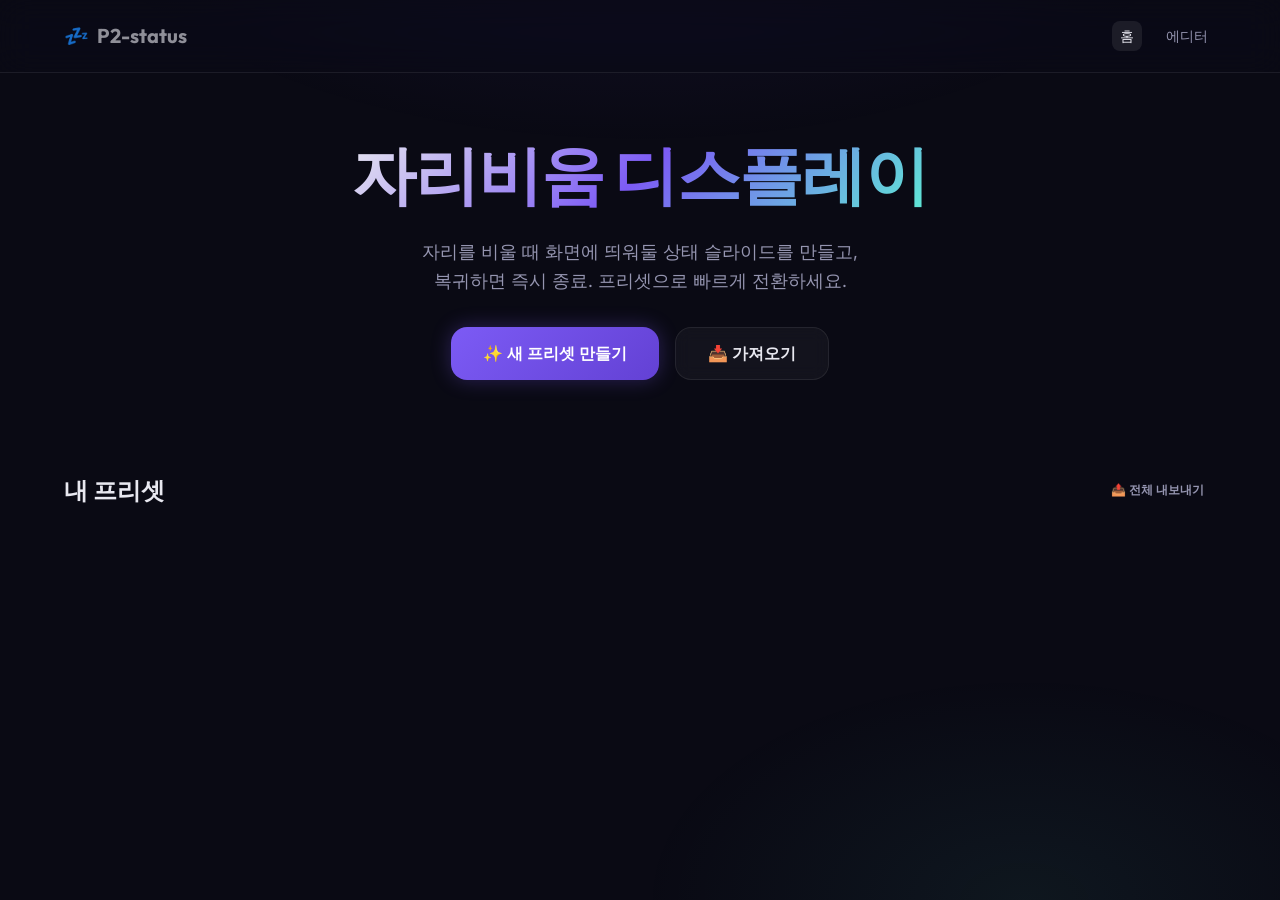
<file: web/index.html>
<!doctype html>
<html lang="ko">
  <head>
    <meta charset="UTF-8" />
    <meta name="viewport" content="width=device-width, initial-scale=1.0" />
    <title>P2-status — 자리비움 디스플레이</title>
    <meta name="description" content="자리를 비울 때 화면에 띄워둘 상태 디스플레이를 쉽게 만들고 관리하세요. 프리셋 기반 빠른 전환, 전체화면 뷰어 지원." />
    <link rel="stylesheet" href="./assets/css/style.css" />
  </head>
  <body>
    <div class="page-wrapper">
      <!-- Navbar -->
      <nav class="navbar" id="navbar">
        <div class="container">
          <a href="./" class="navbar-brand">
            💤 <span>P2-status</span>
          </a>
          <div class="navbar-links">
            <a href="./" class="active">홈</a>
            <a href="./editor.html">에디터</a>
          </div>
        </div>
      </nav>

      <!-- Hero -->
      <section class="hero" id="hero">
        <h1 class="text-hero">자리비움 디스플레이</h1>
        <p class="text-subtitle">
          자리를 비울 때 화면에 띄워둘 상태 슬라이드를 만들고,<br />
          복귀하면 즉시 종료. 프리셋으로 빠르게 전환하세요.
        </p>
        <div class="hero__actions">
          <button class="btn btn-primary btn-lg" id="btn-new-preset">
            ✨ 새 프리셋 만들기
          </button>
          <button class="btn btn-secondary btn-lg" id="btn-import">
            📥 가져오기
          </button>
        </div>
      </section>

      <!-- Preset List -->
      <main class="container">
        <section class="section" id="presets-section">
          <div class="section__header">
            <h2 class="section__title">내 프리셋</h2>
            <div class="flex gap-sm">
              <button class="btn btn-ghost btn-sm" id="btn-export-all" title="전체 백업">
                📤 전체 내보내기
              </button>
            </div>
          </div>

          <!-- Card Grid (dynamically rendered) -->
          <div class="card-grid stagger" id="preset-grid">
            <!-- JS에서 렌더링 -->
          </div>

          <!-- Empty state -->
          <div class="empty-state" id="empty-state" style="display: none;">
            <div class="empty-state__icon">📭</div>
            <p class="empty-state__text">아직 프리셋이 없습니다.<br/>새 프리셋을 만들어보세요!</p>
            <button class="btn btn-primary" id="btn-empty-new">✨ 새 프리셋 만들기</button>
          </div>
        </section>
      </main>
    </div>

    <!-- Hidden file input for import -->
    <input type="file" id="import-input" accept=".json" style="display:none" />

    <script src="./assets/js/storage.js"></script>
    <script src="./assets/js/main.js"></script>
    <script src="./assets/js/home.js"></script>
  </body>
</html>
</file>
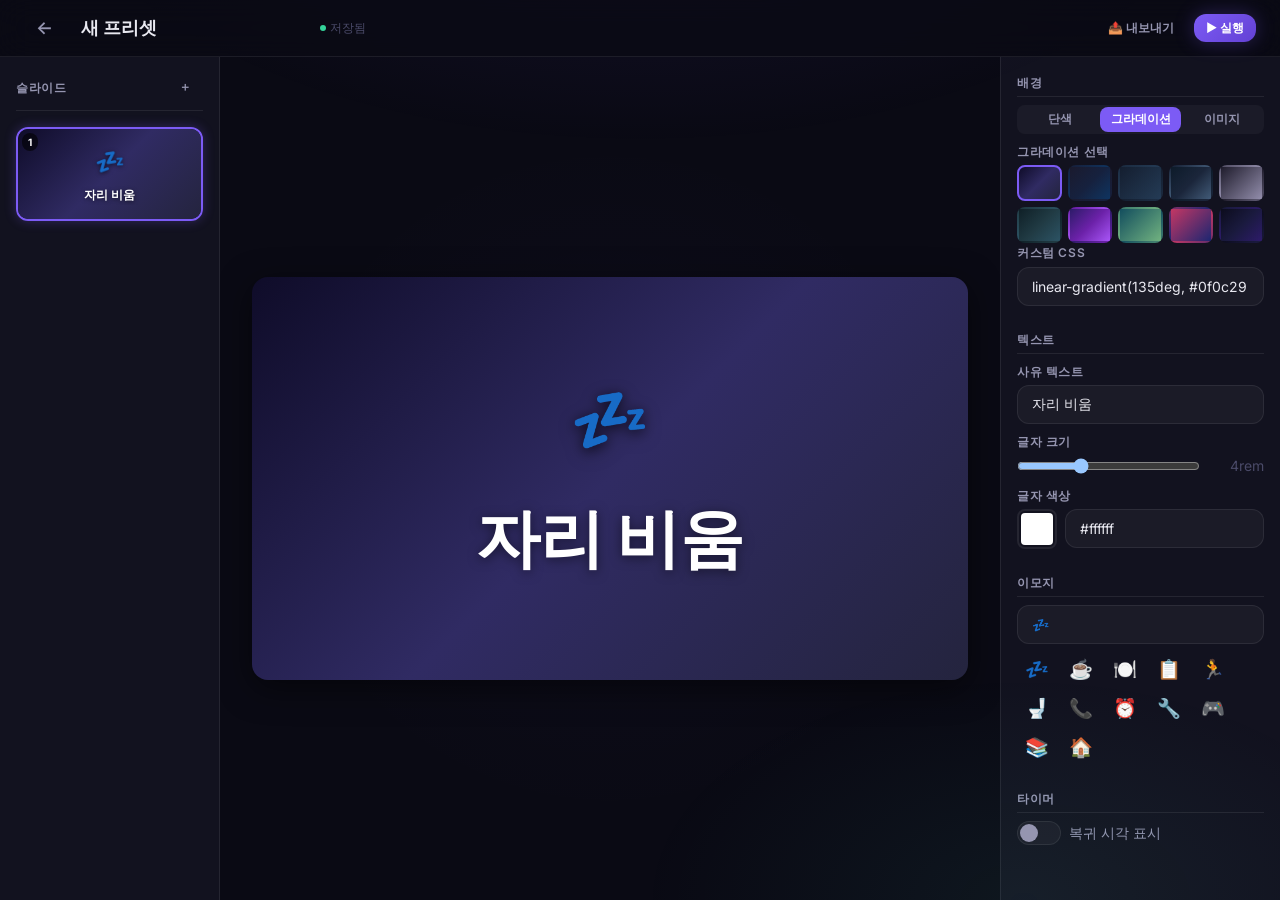
<file: web/editor.html>
<!doctype html>
<html lang="ko">
  <head>
    <meta charset="UTF-8" />
    <meta name="viewport" content="width=device-width, initial-scale=1.0" />
    <title>에디터 — P2-status</title>
    <meta name="description" content="자리비움 슬라이드 프리셋을 제작하고 편집합니다." />
    <link rel="stylesheet" href="./assets/css/style.css" />
  </head>
  <body>
    <div class="editor-layout" id="editor-layout">
      <!-- Toolbar -->
      <header class="editor-toolbar">
        <div class="editor-toolbar__left">
          <button class="btn btn-ghost btn-icon" id="btn-back" title="홈으로">←</button>
          <input
            type="text"
            class="editor-toolbar__title-input"
            id="preset-name"
            value="새 프리셋"
            placeholder="프리셋 이름"
            spellcheck="false"
          />
          <span class="save-indicator" id="save-indicator">저장됨</span>
        </div>
        <div class="editor-toolbar__right">
          <button class="btn btn-ghost btn-sm" id="btn-export" title="내보내기">📤 내보내기</button>
          <button class="btn btn-primary btn-sm" id="btn-preview" title="뷰어에서 실행">▶ 실행</button>
        </div>
      </header>

      <!-- Sidebar: Slide List -->
      <aside class="editor-sidebar" id="sidebar">
        <div class="editor-sidebar__header">
          <span class="editor-sidebar__header-label">슬라이드</span>
          <button class="btn btn-ghost btn-sm" id="btn-add-slide" title="슬라이드 추가">＋</button>
        </div>
        <div id="slide-list">
          <!-- JS에서 렌더링 -->
        </div>
      </aside>

      <!-- Canvas: Live Preview -->
      <section class="editor-canvas" id="canvas-area">
        <div class="canvas-frame" id="canvas-frame">
          <div class="canvas-frame__emoji" id="canvas-emoji"></div>
          <div class="canvas-frame__text" id="canvas-text"></div>
          <div class="canvas-frame__timer" id="canvas-timer"></div>
        </div>
      </section>

      <!-- Properties Panel -->
      <aside class="editor-props" id="props-panel">
        <!-- 배경 -->
        <div class="props-section">
          <div class="props-section__title">배경</div>
          <div class="bg-tabs" id="bg-tabs">
            <button class="bg-tab active" data-bg="solid">단색</button>
            <button class="bg-tab" data-bg="gradient">그라데이션</button>
            <button class="bg-tab" data-bg="image">이미지</button>
          </div>
          <div id="bg-controls">
            <!-- JS에서 동적 렌더링 -->
          </div>
        </div>

        <!-- 텍스트 -->
        <div class="props-section">
          <div class="props-section__title">텍스트</div>
          <div class="form-group">
            <label class="form-label" for="slide-text">사유 텍스트</label>
            <input type="text" class="input" id="slide-text" placeholder="예: 잠시 자리 비움" />
          </div>
          <div class="form-group">
            <label class="form-label" for="slide-fontsize">글자 크기</label>
            <div class="flex items-center gap-sm">
              <input type="range" id="slide-fontsize" min="1" max="10" step="0.5" value="4" style="flex:1" />
              <span id="fontsize-value" class="text-muted" style="min-width:3.5rem;text-align:right">4rem</span>
            </div>
          </div>
          <div class="form-group">
            <label class="form-label">글자 색상</label>
            <div class="color-picker-wrap">
              <input type="color" id="slide-textcolor" value="#ffffff" />
              <input type="text" class="input" id="slide-textcolor-hex" value="#ffffff" style="flex:1" />
            </div>
          </div>
        </div>

        <!-- 이모지 -->
        <div class="props-section">
          <div class="props-section__title">이모지</div>
          <div class="form-group">
            <input type="text" class="input" id="slide-emoji" placeholder="이모지 입력 (예: 💤)" />
          </div>
          <div class="flex gap-xs" style="flex-wrap:wrap" id="emoji-quick">
            <!-- 빠른 선택 이모지 -->
          </div>
        </div>

        <!-- 타이머 -->
        <div class="props-section">
          <div class="props-section__title">타이머</div>
          <div class="toggle-wrap">
            <input type="checkbox" class="toggle" id="timer-enabled" />
            <span class="text-secondary" style="font-size:var(--fs-sm)">복귀 시각 표시</span>
          </div>
          <div class="form-group" id="timer-settings" style="display:none; margin-top:var(--space-sm)">
            <label class="form-label" for="timer-time">복귀 예정 시각</label>
            <input type="time" class="input" id="timer-time" />
          </div>
        </div>
      </aside>
    </div>

    <script src="./assets/js/storage.js"></script>
    <script src="./assets/js/main.js"></script>
    <script src="./assets/js/editor.js"></script>
  </body>
</html>
</file>
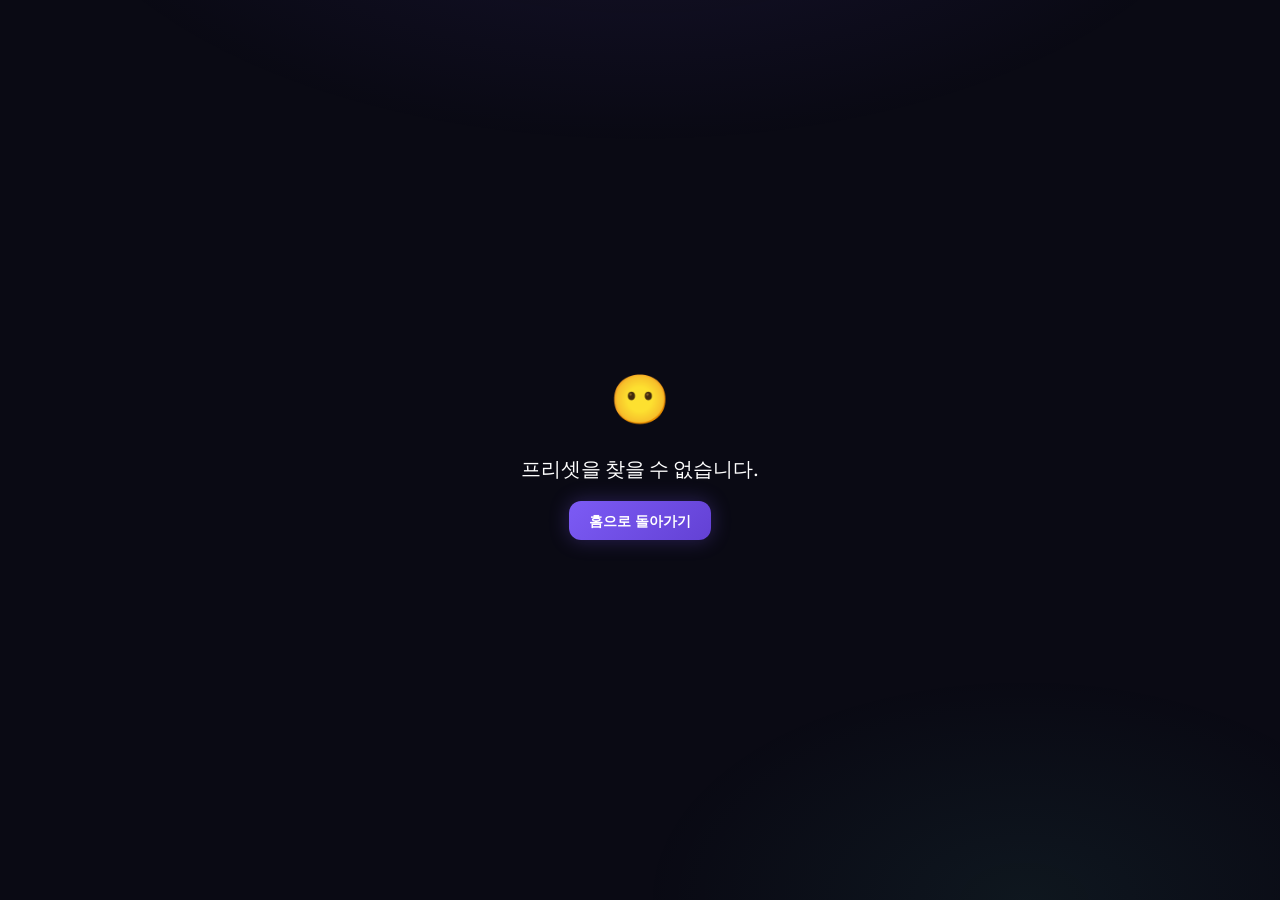
<file: web/viewer.html>
<!doctype html>
<html lang="ko">
  <head>
    <meta charset="UTF-8" />
    <meta name="viewport" content="width=device-width, initial-scale=1.0" />
    <title>뷰어 — P2-status</title>
    <meta name="description" content="자리비움 디스플레이를 전체화면으로 표시합니다." />
    <link rel="stylesheet" href="./assets/css/style.css" />
    <style>
      /* 뷰어 전용 — body 스크롤 방지 */
      html, body { overflow: hidden; height: 100%; margin: 0; }
    </style>
  </head>
  <body>
    <!-- Viewer -->
    <div class="viewer" id="viewer">
      <!-- Current Slide -->
      <div class="viewer__slide" id="viewer-slide">
        <div class="viewer__slide-emoji" id="viewer-emoji"></div>
        <div class="viewer__slide-text" id="viewer-text"></div>
        <div class="viewer__slide-timer" id="viewer-timer"></div>
      </div>

      <!-- Overlay — Thumbnail Strip (top) -->
      <div class="viewer__overlay" id="overlay">
        <!-- JS에서 렌더링 -->
      </div>

      <!-- Grid View (full slide selector) -->
      <div class="viewer__grid" id="grid-view">
        <!-- JS에서 렌더링 -->
      </div>

      <!-- Exit Button -->
      <button class="viewer__exit" id="btn-exit" title="닫기 (ESC)">✕</button>
    </div>

    <script src="./assets/js/storage.js"></script>
    <script src="./assets/js/main.js"></script>
    <script src="./assets/js/viewer.js"></script>
  </body>
</html>
</file>
<file: web/assets/css/style.css>
/*  ═══════════════════════════════════════════
    P2-status — Design System
    다크모드 글래스모피즘 기반 디자인 토큰 + 컴포넌트
    ═══════════════════════════════════════════ */

/* ── Google Fonts ── */
@import url('https://fonts.googleapis.com/css2?family=Inter:wght@300;400;500;600;700&family=Outfit:wght@400;500;600;700;800&display=swap');

/* ── Design Tokens ── */
:root {
  /* Colors — Deep Navy / Purple palette */
  --bg-primary: #0a0a14;
  --bg-secondary: #12121f;
  --bg-card: rgba(22, 22, 40, 0.65);
  --bg-card-hover: rgba(30, 30, 55, 0.8);
  --bg-glass: rgba(255, 255, 255, 0.04);
  --bg-glass-hover: rgba(255, 255, 255, 0.08);
  --bg-overlay: rgba(0, 0, 0, 0.6);

  --border-glass: rgba(255, 255, 255, 0.08);
  --border-glass-hover: rgba(255, 255, 255, 0.15);

  --text-primary: #e8e8f0;
  --text-secondary: #9595b0;
  --text-tertiary: #656585;
  --text-muted: #4a4a68;

  --accent: #7c5bf5;
  --accent-hover: #9578ff;
  --accent-glow: rgba(124, 91, 245, 0.3);
  --accent-secondary: #5eead4;
  --accent-secondary-glow: rgba(94, 234, 212, 0.2);

  --danger: #f472b6;
  --danger-hover: #fb7fbe;
  --success: #34d399;
  --warning: #fbbf24;

  /* Spacing */
  --space-xs: 0.25rem;
  --space-sm: 0.5rem;
  --space-md: 1rem;
  --space-lg: 1.5rem;
  --space-xl: 2rem;
  --space-2xl: 3rem;
  --space-3xl: 4rem;

  /* Radius */
  --radius-sm: 0.5rem;
  --radius-md: 0.75rem;
  --radius-lg: 1rem;
  --radius-xl: 1.25rem;
  --radius-full: 9999px;

  /* Shadows */
  --shadow-sm: 0 2px 8px rgba(0, 0, 0, 0.3);
  --shadow-md: 0 4px 16px rgba(0, 0, 0, 0.4);
  --shadow-lg: 0 8px 32px rgba(0, 0, 0, 0.5);
  --shadow-glow: 0 0 20px var(--accent-glow);

  /* Typography */
  --font-sans: 'Inter', -apple-system, BlinkMacSystemFont, 'Segoe UI', sans-serif;
  --font-display: 'Outfit', 'Inter', sans-serif;

  --fs-xs: 0.75rem;
  --fs-sm: 0.875rem;
  --fs-base: 1rem;
  --fs-lg: 1.125rem;
  --fs-xl: 1.25rem;
  --fs-2xl: 1.5rem;
  --fs-3xl: 2rem;
  --fs-4xl: 2.5rem;
  --fs-hero: clamp(2.5rem, 5vw, 4rem);

  /* Transitions */
  --transition-fast: 150ms cubic-bezier(0.4, 0, 0.2, 1);
  --transition-base: 250ms cubic-bezier(0.4, 0, 0.2, 1);
  --transition-slow: 400ms cubic-bezier(0.4, 0, 0.2, 1);
  --transition-spring: 500ms cubic-bezier(0.34, 1.56, 0.64, 1);

  /* Z-index */
  --z-base: 1;
  --z-overlay: 100;
  --z-modal: 200;
  --z-toast: 300;
}

/* ── Reset & Base ── */
*,
*::before,
*::after {
  box-sizing: border-box;
  margin: 0;
  padding: 0;
}

html {
  color-scheme: dark;
  scroll-behavior: smooth;
}

body {
  font-family: var(--font-sans);
  font-size: var(--fs-base);
  color: var(--text-primary);
  background: var(--bg-primary);
  min-height: 100dvh;
  line-height: 1.6;
  -webkit-font-smoothing: antialiased;
  -moz-osx-font-smoothing: grayscale;
  overflow-x: hidden;
}

/* Subtle background pattern */
body::before {
  content: '';
  position: fixed;
  inset: 0;
  background:
    radial-gradient(ellipse 80% 60% at 50% -20%, rgba(124, 91, 245, 0.12) 0%, transparent 60%),
    radial-gradient(ellipse 60% 50% at 80% 100%, rgba(94, 234, 212, 0.06) 0%, transparent 50%);
  pointer-events: none;
  z-index: 0;
}

a {
  color: var(--accent);
  text-decoration: none;
  transition: color var(--transition-fast);
}

a:hover {
  color: var(--accent-hover);
}

img { max-width: 100%; display: block; }

/* ── Typography ── */
h1, h2, h3, h4, h5, h6 {
  font-family: var(--font-display);
  font-weight: 700;
  line-height: 1.2;
}

.text-hero {
  font-size: var(--fs-hero);
  font-weight: 800;
  letter-spacing: -0.02em;
  background: linear-gradient(135deg, var(--text-primary) 0%, var(--accent) 50%, var(--accent-secondary) 100%);
  -webkit-background-clip: text;
  -webkit-text-fill-color: transparent;
  background-clip: text;
}

.text-subtitle {
  font-size: var(--fs-lg);
  color: var(--text-secondary);
  font-weight: 400;
  max-width: 42ch;
}

.text-muted { color: var(--text-muted); font-size: var(--fs-sm); }
.text-secondary { color: var(--text-secondary); }

/* ── Layout ── */
.page-wrapper {
  position: relative;
  z-index: var(--z-base);
  min-height: 100dvh;
}

.container {
  max-width: 1200px;
  margin: 0 auto;
  padding: 0 var(--space-lg);
}

/* ── Navbar ── */
.navbar {
  position: sticky;
  top: 0;
  z-index: var(--z-overlay);
  backdrop-filter: blur(16px) saturate(180%);
  -webkit-backdrop-filter: blur(16px) saturate(180%);
  background: rgba(10, 10, 20, 0.7);
  border-bottom: 1px solid var(--border-glass);
  padding: var(--space-sm) 0;
}

.navbar .container {
  display: flex;
  align-items: center;
  justify-content: space-between;
  height: 3.5rem;
}

.navbar-brand {
  font-family: var(--font-display);
  font-size: var(--fs-xl);
  font-weight: 700;
  color: var(--text-primary);
  display: flex;
  align-items: center;
  gap: var(--space-sm);
}

.navbar-brand span {
  opacity: 0.6;
}

.navbar-links {
  display: flex;
  gap: var(--space-md);
  align-items: center;
}

.navbar-links a {
  color: var(--text-secondary);
  font-size: var(--fs-sm);
  font-weight: 500;
  padding: var(--space-xs) var(--space-sm);
  border-radius: var(--radius-sm);
  transition: all var(--transition-fast);
}

.navbar-links a:hover,
.navbar-links a.active {
  color: var(--text-primary);
  background: var(--bg-glass-hover);
}

/* ── Buttons ── */
.btn {
  display: inline-flex;
  align-items: center;
  justify-content: center;
  gap: var(--space-sm);
  padding: 0.625rem 1.25rem;
  border: none;
  border-radius: var(--radius-md);
  font-family: var(--font-sans);
  font-size: var(--fs-sm);
  font-weight: 600;
  cursor: pointer;
  transition: all var(--transition-base);
  white-space: nowrap;
  user-select: none;
  line-height: 1.4;
}

.btn:active {
  transform: scale(0.97);
}

.btn-primary {
  background: linear-gradient(135deg, var(--accent) 0%, #6341d4 100%);
  color: #fff;
  box-shadow: var(--shadow-glow);
}

.btn-primary:hover {
  background: linear-gradient(135deg, var(--accent-hover) 0%, var(--accent) 100%);
  box-shadow: 0 0 30px var(--accent-glow);
  transform: translateY(-1px);
}

.btn-secondary {
  background: var(--bg-glass);
  color: var(--text-primary);
  border: 1px solid var(--border-glass);
  backdrop-filter: blur(8px);
}

.btn-secondary:hover {
  background: var(--bg-glass-hover);
  border-color: var(--border-glass-hover);
}

.btn-ghost {
  background: transparent;
  color: var(--text-secondary);
}

.btn-ghost:hover {
  background: var(--bg-glass);
  color: var(--text-primary);
}

.btn-danger {
  background: rgba(244, 114, 182, 0.15);
  color: var(--danger);
  border: 1px solid rgba(244, 114, 182, 0.2);
}

.btn-danger:hover {
  background: rgba(244, 114, 182, 0.25);
  border-color: rgba(244, 114, 182, 0.4);
}

.btn-icon {
  width: 2.5rem;
  height: 2.5rem;
  padding: 0;
  border-radius: var(--radius-md);
  font-size: var(--fs-lg);
}

.btn-sm {
  padding: 0.375rem 0.75rem;
  font-size: var(--fs-xs);
}

.btn-lg {
  padding: 0.875rem 2rem;
  font-size: var(--fs-base);
  border-radius: var(--radius-lg);
}

/* ── Cards ── */
.card {
  background: var(--bg-card);
  border: 1px solid var(--border-glass);
  border-radius: var(--radius-lg);
  padding: var(--space-lg);
  backdrop-filter: blur(12px);
  -webkit-backdrop-filter: blur(12px);
  transition: all var(--transition-base);
}

.card:hover {
  background: var(--bg-card-hover);
  border-color: var(--border-glass-hover);
  box-shadow: var(--shadow-md);
  transform: translateY(-2px);
}

.card-grid {
  display: grid;
  grid-template-columns: repeat(auto-fill, minmax(280px, 1fr));
  gap: var(--space-lg);
}

/* ── Preset Card ── */
.preset-card {
  cursor: pointer;
  position: relative;
  overflow: hidden;
}

.preset-card__preview {
  height: 120px;
  border-radius: var(--radius-md);
  margin-bottom: var(--space-md);
  display: flex;
  align-items: center;
  justify-content: center;
  font-size: 2.5rem;
  overflow: hidden;
  position: relative;
}

.preset-card__preview-text {
  font-family: var(--font-display);
  font-size: var(--fs-lg);
  font-weight: 600;
  color: #fff;
  text-shadow: 0 2px 8px rgba(0,0,0,0.5);
  position: absolute;
  bottom: var(--space-sm);
  left: var(--space-sm);
  right: var(--space-sm);
  text-align: center;
}

.preset-card__name {
  font-family: var(--font-display);
  font-size: var(--fs-lg);
  font-weight: 600;
  margin-bottom: var(--space-xs);
}

.preset-card__meta {
  color: var(--text-muted);
  font-size: var(--fs-xs);
  display: flex;
  align-items: center;
  gap: var(--space-sm);
}

.preset-card__actions {
  display: flex;
  gap: var(--space-xs);
  margin-top: var(--space-md);
}

/* ── Input / Form ── */
.input {
  width: 100%;
  padding: 0.625rem 0.875rem;
  background: var(--bg-glass);
  border: 1px solid var(--border-glass);
  border-radius: var(--radius-md);
  color: var(--text-primary);
  font-family: var(--font-sans);
  font-size: var(--fs-sm);
  transition: all var(--transition-fast);
  outline: none;
}

.input:focus {
  border-color: var(--accent);
  box-shadow: 0 0 0 3px var(--accent-glow);
}

.input::placeholder {
  color: var(--text-muted);
}

textarea.input {
  resize: vertical;
  min-height: 80px;
}

.form-group {
  display: flex;
  flex-direction: column;
  gap: var(--space-xs);
}

.form-label {
  font-size: var(--fs-xs);
  font-weight: 600;
  color: var(--text-secondary);
  text-transform: uppercase;
  letter-spacing: 0.05em;
}

/* Color picker wrapper */
.color-picker-wrap {
  display: flex;
  align-items: center;
  gap: var(--space-sm);
}

.color-picker-wrap input[type="color"] {
  width: 2.5rem;
  height: 2.5rem;
  padding: 0;
  border: 2px solid var(--border-glass);
  border-radius: var(--radius-sm);
  background: none;
  cursor: pointer;
}

.color-picker-wrap input[type="color"]::-webkit-color-swatch-wrapper {
  padding: 2px;
}

.color-picker-wrap input[type="color"]::-webkit-color-swatch {
  border: none;
  border-radius: 4px;
}

/* Toggle / Switch */
.toggle-wrap {
  display: flex;
  align-items: center;
  gap: var(--space-sm);
  cursor: pointer;
}

.toggle {
  position: relative;
  width: 44px;
  height: 24px;
  background: var(--bg-glass);
  border: 1px solid var(--border-glass);
  border-radius: var(--radius-full);
  transition: all var(--transition-base);
  cursor: pointer;
  appearance: none;
  -webkit-appearance: none;
}

.toggle::after {
  content: '';
  position: absolute;
  top: 2px;
  left: 2px;
  width: 18px;
  height: 18px;
  background: var(--text-secondary);
  border-radius: 50%;
  transition: all var(--transition-base);
}

.toggle:checked {
  background: var(--accent);
  border-color: var(--accent);
}

.toggle:checked::after {
  left: 22px;
  background: #fff;
}

/* ── Modal ── */
.modal-backdrop {
  position: fixed;
  inset: 0;
  background: var(--bg-overlay);
  backdrop-filter: blur(8px);
  -webkit-backdrop-filter: blur(8px);
  z-index: var(--z-modal);
  display: flex;
  align-items: center;
  justify-content: center;
  padding: var(--space-lg);
  opacity: 0;
  pointer-events: none;
  transition: opacity var(--transition-base);
}

.modal-backdrop.active {
  opacity: 1;
  pointer-events: all;
}

.modal {
  background: var(--bg-secondary);
  border: 1px solid var(--border-glass);
  border-radius: var(--radius-xl);
  padding: var(--space-2xl);
  max-width: 480px;
  width: 100%;
  box-shadow: var(--shadow-lg);
  transform: scale(0.95) translateY(10px);
  transition: transform var(--transition-spring);
}

.modal-backdrop.active .modal {
  transform: scale(1) translateY(0);
}

.modal__title {
  font-family: var(--font-display);
  font-size: var(--fs-xl);
  font-weight: 700;
  margin-bottom: var(--space-md);
}

.modal__body {
  margin-bottom: var(--space-xl);
  color: var(--text-secondary);
}

.modal__footer {
  display: flex;
  gap: var(--space-sm);
  justify-content: flex-end;
}

/* ── Toast Notification ── */
.toast-container {
  position: fixed;
  bottom: var(--space-xl);
  right: var(--space-xl);
  z-index: var(--z-toast);
  display: flex;
  flex-direction: column-reverse;
  gap: var(--space-sm);
  pointer-events: none;
}

.toast {
  background: var(--bg-secondary);
  border: 1px solid var(--border-glass);
  border-radius: var(--radius-md);
  padding: var(--space-md) var(--space-lg);
  color: var(--text-primary);
  font-size: var(--fs-sm);
  box-shadow: var(--shadow-lg);
  pointer-events: all;
  animation: toast-in var(--transition-spring) forwards;
  display: flex;
  align-items: center;
  gap: var(--space-sm);
  max-width: 360px;
}

.toast.toast-out {
  animation: toast-out var(--transition-base) forwards;
}

.toast--success { border-left: 3px solid var(--success); }
.toast--error { border-left: 3px solid var(--danger); }
.toast--info { border-left: 3px solid var(--accent); }

@keyframes toast-in {
  from { opacity: 0; transform: translateY(20px) scale(0.95); }
  to { opacity: 1; transform: translateY(0) scale(1); }
}

@keyframes toast-out {
  from { opacity: 1; transform: translateY(0) scale(1); }
  to { opacity: 0; transform: translateY(-10px) scale(0.95); }
}

/* ── Hero Section ── */
.hero {
  text-align: center;
  padding: var(--space-3xl) 0 var(--space-2xl);
  display: flex;
  flex-direction: column;
  align-items: center;
  gap: var(--space-lg);
}

.hero__actions {
  display: flex;
  gap: var(--space-md);
  flex-wrap: wrap;
  justify-content: center;
  margin-top: var(--space-sm);
}

/* ── Section ── */
.section {
  padding: var(--space-2xl) 0;
}

.section__header {
  display: flex;
  align-items: center;
  justify-content: space-between;
  margin-bottom: var(--space-lg);
}

.section__title {
  font-family: var(--font-display);
  font-size: var(--fs-2xl);
  font-weight: 700;
}

/* ── Empty State ── */
.empty-state {
  text-align: center;
  padding: var(--space-3xl) var(--space-xl);
  color: var(--text-secondary);
}

.empty-state__icon {
  font-size: 3rem;
  margin-bottom: var(--space-md);
  opacity: 0.5;
}

.empty-state__text {
  font-size: var(--fs-lg);
  margin-bottom: var(--space-lg);
}

/* ── Slide Thumbnail (shared) ── */
.slide-thumb {
  border-radius: var(--radius-sm);
  display: flex;
  flex-direction: column;
  align-items: center;
  justify-content: center;
  gap: var(--space-xs);
  color: #fff;
  text-shadow: 0 1px 4px rgba(0,0,0,0.6);
  position: relative;
  overflow: hidden;
}

.slide-thumb__emoji {
  font-size: 1.5rem;
}

.slide-thumb__text {
  font-size: var(--fs-xs);
  font-weight: 600;
  text-align: center;
  padding: 0 var(--space-xs);
  white-space: nowrap;
  overflow: hidden;
  text-overflow: ellipsis;
  max-width: 100%;
}

/* ═══════════════════════════════════════
   EDITOR PAGE
   ═══════════════════════════════════════ */

.editor-layout {
  display: grid;
  grid-template-columns: 220px 1fr 280px;
  grid-template-rows: auto 1fr;
  height: 100dvh;
  overflow: hidden;
}

.editor-toolbar {
  grid-column: 1 / -1;
  display: flex;
  align-items: center;
  justify-content: space-between;
  padding: var(--space-sm) var(--space-lg);
  background: rgba(10, 10, 20, 0.8);
  border-bottom: 1px solid var(--border-glass);
  backdrop-filter: blur(16px);
  -webkit-backdrop-filter: blur(16px);
}

.editor-toolbar__left,
.editor-toolbar__right {
  display: flex;
  align-items: center;
  gap: var(--space-sm);
}

.editor-toolbar__title {
  font-family: var(--font-display);
  font-weight: 600;
  font-size: var(--fs-lg);
}

.editor-toolbar__title-input {
  background: transparent;
  border: 1px solid transparent;
  border-radius: var(--radius-sm);
  padding: var(--space-xs) var(--space-sm);
  color: var(--text-primary);
  font-family: var(--font-display);
  font-weight: 600;
  font-size: var(--fs-lg);
  transition: border-color var(--transition-fast);
  outline: none;
  width: 240px;
}

.editor-toolbar__title-input:hover,
.editor-toolbar__title-input:focus {
  border-color: var(--border-glass-hover);
}

.save-indicator {
  font-size: var(--fs-xs);
  color: var(--text-muted);
  display: flex;
  align-items: center;
  gap: var(--space-xs);
}

.save-indicator::before {
  content: '';
  width: 6px;
  height: 6px;
  border-radius: 50%;
  background: var(--success);
}

.save-indicator.saving::before {
  background: var(--warning);
  animation: pulse 1s infinite;
}

@keyframes pulse {
  0%, 100% { opacity: 1; }
  50% { opacity: 0.4; }
}

/* Sidebar — Slide list */
.editor-sidebar {
  background: var(--bg-secondary);
  border-right: 1px solid var(--border-glass);
  overflow-y: auto;
  padding: var(--space-md);
  display: flex;
  flex-direction: column;
  gap: var(--space-sm);
}

.editor-sidebar__header {
  display: flex;
  align-items: center;
  justify-content: space-between;
  padding-bottom: var(--space-sm);
  border-bottom: 1px solid var(--border-glass);
  margin-bottom: var(--space-sm);
}

.editor-sidebar__header-label {
  font-size: var(--fs-xs);
  font-weight: 600;
  color: var(--text-secondary);
  text-transform: uppercase;
  letter-spacing: 0.05em;
}

.slide-list-item {
  border-radius: var(--radius-md);
  border: 2px solid transparent;
  cursor: pointer;
  transition: all var(--transition-fast);
  position: relative;
  overflow: hidden;
}

.slide-list-item .slide-thumb {
  height: 90px;
  border-radius: var(--radius-sm);
}

.slide-list-item:hover {
  border-color: var(--border-glass-hover);
}

.slide-list-item.active {
  border-color: var(--accent);
  box-shadow: 0 0 12px var(--accent-glow);
}

.slide-list-item__index {
  position: absolute;
  top: var(--space-xs);
  left: var(--space-xs);
  background: rgba(0,0,0,0.6);
  color: #fff;
  font-size: 10px;
  font-weight: 700;
  padding: 1px 6px;
  border-radius: var(--radius-sm);
}

.slide-list-item__delete {
  position: absolute;
  top: var(--space-xs);
  right: var(--space-xs);
  background: rgba(0,0,0,0.6);
  color: var(--danger);
  border: none;
  cursor: pointer;
  font-size: 14px;
  padding: 2px 6px;
  border-radius: var(--radius-sm);
  opacity: 0;
  transition: opacity var(--transition-fast);
}

.slide-list-item:hover .slide-list-item__delete {
  opacity: 1;
}

.slide-list-item.dragging {
  opacity: 0.4;
}

/* Canvas — Preview */
.editor-canvas {
  display: flex;
  align-items: center;
  justify-content: center;
  padding: var(--space-xl);
  background:
    radial-gradient(circle at 50% 50%, rgba(124, 91, 245, 0.03) 0%, transparent 60%);
  overflow: hidden;
}

.canvas-frame {
  width: min(100%, 800px);
  aspect-ratio: 16 / 9;
  border-radius: var(--radius-lg);
  box-shadow: var(--shadow-lg);
  display: flex;
  flex-direction: column;
  align-items: center;
  justify-content: center;
  gap: var(--space-md);
  color: #fff;
  text-shadow: 0 2px 12px rgba(0,0,0,0.5);
  position: relative;
  overflow: hidden;
  transition: background var(--transition-base);
}

.canvas-frame__emoji {
  font-size: 4rem;
  filter: drop-shadow(0 4px 8px rgba(0,0,0,0.3));
}

.canvas-frame__text {
  font-family: var(--font-display);
  font-weight: 700;
  text-align: center;
  padding: 0 var(--space-lg);
}

.canvas-frame__timer {
  font-size: var(--fs-lg);
  opacity: 0.8;
  font-variant-numeric: tabular-nums;
}

/* Properties Panel */
.editor-props {
  background: var(--bg-secondary);
  border-left: 1px solid var(--border-glass);
  overflow-y: auto;
  padding: var(--space-md);
  display: flex;
  flex-direction: column;
  gap: var(--space-lg);
}

.props-section {
  display: flex;
  flex-direction: column;
  gap: var(--space-sm);
}

.props-section__title {
  font-size: var(--fs-xs);
  font-weight: 700;
  color: var(--text-secondary);
  text-transform: uppercase;
  letter-spacing: 0.06em;
  padding-bottom: var(--space-xs);
  border-bottom: 1px solid var(--border-glass);
}

/* Background type tabs */
.bg-tabs {
  display: flex;
  background: var(--bg-glass);
  border-radius: var(--radius-sm);
  padding: 2px;
}

.bg-tab {
  flex: 1;
  padding: var(--space-xs) var(--space-sm);
  font-size: var(--fs-xs);
  font-weight: 600;
  text-align: center;
  cursor: pointer;
  border: none;
  background: transparent;
  color: var(--text-secondary);
  border-radius: var(--radius-sm);
  transition: all var(--transition-fast);
}

.bg-tab.active {
  background: var(--accent);
  color: #fff;
}

/* ═══════════════════════════════════════
   VIEWER PAGE
   ═══════════════════════════════════════ */

.viewer {
  position: fixed;
  inset: 0;
  z-index: var(--z-overlay);
  overflow: hidden;
  cursor: none;
}

.viewer.show-cursor {
  cursor: default;
}

/* Current slide */
.viewer__slide {
  position: absolute;
  inset: 0;
  display: flex;
  flex-direction: column;
  align-items: center;
  justify-content: center;
  gap: var(--space-lg);
  color: #fff;
  transition: opacity 0.6s ease;
}

.viewer__slide-emoji {
  font-size: 5rem;
  filter: drop-shadow(0 6px 12px rgba(0,0,0,0.4));
  animation: float 3s ease-in-out infinite;
}

@keyframes float {
  0%, 100% { transform: translateY(0); }
  50% { transform: translateY(-10px); }
}

.viewer__slide-text {
  font-family: var(--font-display);
  font-weight: 800;
  text-align: center;
  text-shadow: 0 4px 20px rgba(0,0,0,0.5);
  padding: 0 var(--space-xl);
}

.viewer__slide-timer {
  font-family: var(--font-display);
  font-size: var(--fs-2xl);
  font-variant-numeric: tabular-nums;
  opacity: 0.85;
  text-shadow: 0 2px 8px rgba(0,0,0,0.3);
}

/* Overlay — thumbnail strip */
.viewer__overlay {
  position: absolute;
  top: 0;
  left: 0;
  right: 0;
  padding: var(--space-lg);
  display: flex;
  align-items: center;
  justify-content: center;
  gap: var(--space-md);
  background: linear-gradient(to bottom, rgba(0,0,0,0.7) 0%, transparent 100%);
  transform: translateY(-100%);
  transition: transform var(--transition-base);
  z-index: 10;
}

.viewer__overlay.visible {
  transform: translateY(0);
}

.overlay-thumb {
  width: 140px;
  height: 80px;
  border-radius: var(--radius-md);
  border: 2px solid rgba(255,255,255,0.15);
  cursor: pointer;
  transition: all var(--transition-base);
  flex-shrink: 0;
  display: flex;
  flex-direction: column;
  align-items: center;
  justify-content: center;
  gap: var(--space-xs);
  color: #fff;
  font-size: var(--fs-xs);
  text-shadow: 0 1px 4px rgba(0,0,0,0.6);
  position: relative;
  overflow: hidden;
}

.overlay-thumb.current {
  border-color: var(--accent);
  box-shadow: 0 0 16px var(--accent-glow);
  transform: scale(1.1);
}

.overlay-thumb:hover:not(.current) {
  border-color: rgba(255,255,255,0.4);
  transform: scale(1.05);
}

.overlay-thumb__emoji { font-size: 1.2rem; }
.overlay-thumb__text { font-size: 10px; font-weight: 600; }

/* Progress bar for 2s hold */
.overlay-thumb__progress {
  position: absolute;
  bottom: 0;
  left: 0;
  height: 3px;
  background: var(--accent-secondary);
  border-radius: 0 0 var(--radius-md) var(--radius-md);
  transition: width 0.1s linear;
  width: 0;
}

/* Grid view — full slide selector */
.viewer__grid {
  position: absolute;
  inset: 0;
  background: rgba(0, 0, 0, 0.85);
  backdrop-filter: blur(12px);
  -webkit-backdrop-filter: blur(12px);
  z-index: 20;
  display: grid;
  grid-template-columns: repeat(auto-fill, minmax(200px, 1fr));
  gap: var(--space-lg);
  padding: var(--space-2xl);
  overflow-y: auto;
  align-content: start;
  transform: translateY(100%);
  transition: transform var(--transition-slow);
}

.viewer__grid.visible {
  transform: translateY(0);
}

.grid-slide-item {
  aspect-ratio: 16 / 9;
  border-radius: var(--radius-lg);
  border: 2px solid rgba(255,255,255,0.1);
  cursor: pointer;
  display: flex;
  flex-direction: column;
  align-items: center;
  justify-content: center;
  gap: var(--space-sm);
  color: #fff;
  font-size: var(--fs-sm);
  transition: all var(--transition-base);
  position: relative;
}

.grid-slide-item:hover {
  border-color: rgba(255,255,255,0.3);
  transform: scale(1.05);
}

.grid-slide-item.current {
  border-color: var(--accent);
  box-shadow: 0 0 20px var(--accent-glow);
}

.grid-slide-item__emoji { font-size: 2rem; }
.grid-slide-item__text { font-weight: 600; text-align: center; }
.grid-slide-item__index {
  position: absolute;
  top: var(--space-xs);
  left: var(--space-sm);
  font-size: var(--fs-xs);
  font-weight: 700;
  opacity: 0.6;
}

/* Exit button */
.viewer__exit {
  position: fixed;
  bottom: var(--space-xl);
  right: var(--space-xl);
  z-index: 30;
  background: rgba(0, 0, 0, 0.6);
  border: 1px solid rgba(255,255,255,0.15);
  color: #fff;
  width: 48px;
  height: 48px;
  border-radius: 50%;
  font-size: var(--fs-xl);
  cursor: pointer;
  display: flex;
  align-items: center;
  justify-content: center;
  opacity: 0;
  transition: opacity var(--transition-base);
  backdrop-filter: blur(8px);
}

.viewer.show-cursor .viewer__exit {
  opacity: 0.6;
}

.viewer__exit:hover {
  opacity: 1 !important;
  background: rgba(244, 114, 182, 0.3);
  border-color: var(--danger);
}

/* ── Drop zone ── */
.drop-zone {
  border: 2px dashed var(--border-glass);
  border-radius: var(--radius-lg);
  padding: var(--space-2xl);
  text-align: center;
  cursor: pointer;
  transition: all var(--transition-base);
  color: var(--text-secondary);
}

.drop-zone:hover,
.drop-zone.drag-over {
  border-color: var(--accent);
  background: rgba(124, 91, 245, 0.05);
  color: var(--text-primary);
}

.drop-zone__icon {
  font-size: 2rem;
  margin-bottom: var(--space-sm);
}

/* ── Utilities ── */
.sr-only {
  position: absolute;
  width: 1px;
  height: 1px;
  overflow: hidden;
  clip: rect(0, 0, 0, 0);
  white-space: nowrap;
}

.flex { display: flex; }
.flex-col { flex-direction: column; }
.items-center { align-items: center; }
.justify-center { justify-content: center; }
.justify-between { justify-content: space-between; }
.gap-xs { gap: var(--space-xs); }
.gap-sm { gap: var(--space-sm); }
.gap-md { gap: var(--space-md); }
.gap-lg { gap: var(--space-lg); }
.w-full { width: 100%; }
.text-center { text-align: center; }

/* ── Animations ── */
.fade-in {
  animation: fadeIn var(--transition-slow) ease forwards;
}

@keyframes fadeIn {
  from { opacity: 0; transform: translateY(10px); }
  to { opacity: 1; transform: translateY(0); }
}

.stagger > * {
  opacity: 0;
  animation: fadeIn var(--transition-slow) ease forwards;
}

.stagger > *:nth-child(1) { animation-delay: 0ms; }
.stagger > *:nth-child(2) { animation-delay: 60ms; }
.stagger > *:nth-child(3) { animation-delay: 120ms; }
.stagger > *:nth-child(4) { animation-delay: 180ms; }
.stagger > *:nth-child(5) { animation-delay: 240ms; }
.stagger > *:nth-child(6) { animation-delay: 300ms; }
.stagger > *:nth-child(7) { animation-delay: 360ms; }
.stagger > *:nth-child(8) { animation-delay: 420ms; }
.stagger > *:nth-child(n+9) { animation-delay: 480ms; }

/* ── Responsive ── */
@media (max-width: 900px) {
  .editor-layout {
    grid-template-columns: 1fr;
    grid-template-rows: auto auto 1fr auto;
  }

  .editor-sidebar {
    flex-direction: row;
    overflow-x: auto;
    overflow-y: hidden;
    border-right: none;
    border-bottom: 1px solid var(--border-glass);
    padding: var(--space-sm);
  }

  .editor-sidebar__header { display: none; }

  .slide-list-item .slide-thumb {
    height: 60px;
    width: 100px;
  }

  .editor-props {
    border-left: none;
    border-top: 1px solid var(--border-glass);
    max-height: 40vh;
  }
}

@media (max-width: 640px) {
  .card-grid {
    grid-template-columns: 1fr;
  }

  .hero { padding: var(--space-2xl) 0 var(--space-xl); }

  .viewer__grid {
    grid-template-columns: repeat(auto-fill, minmax(140px, 1fr));
    gap: var(--space-md);
    padding: var(--space-lg);
  }
}
</file>
